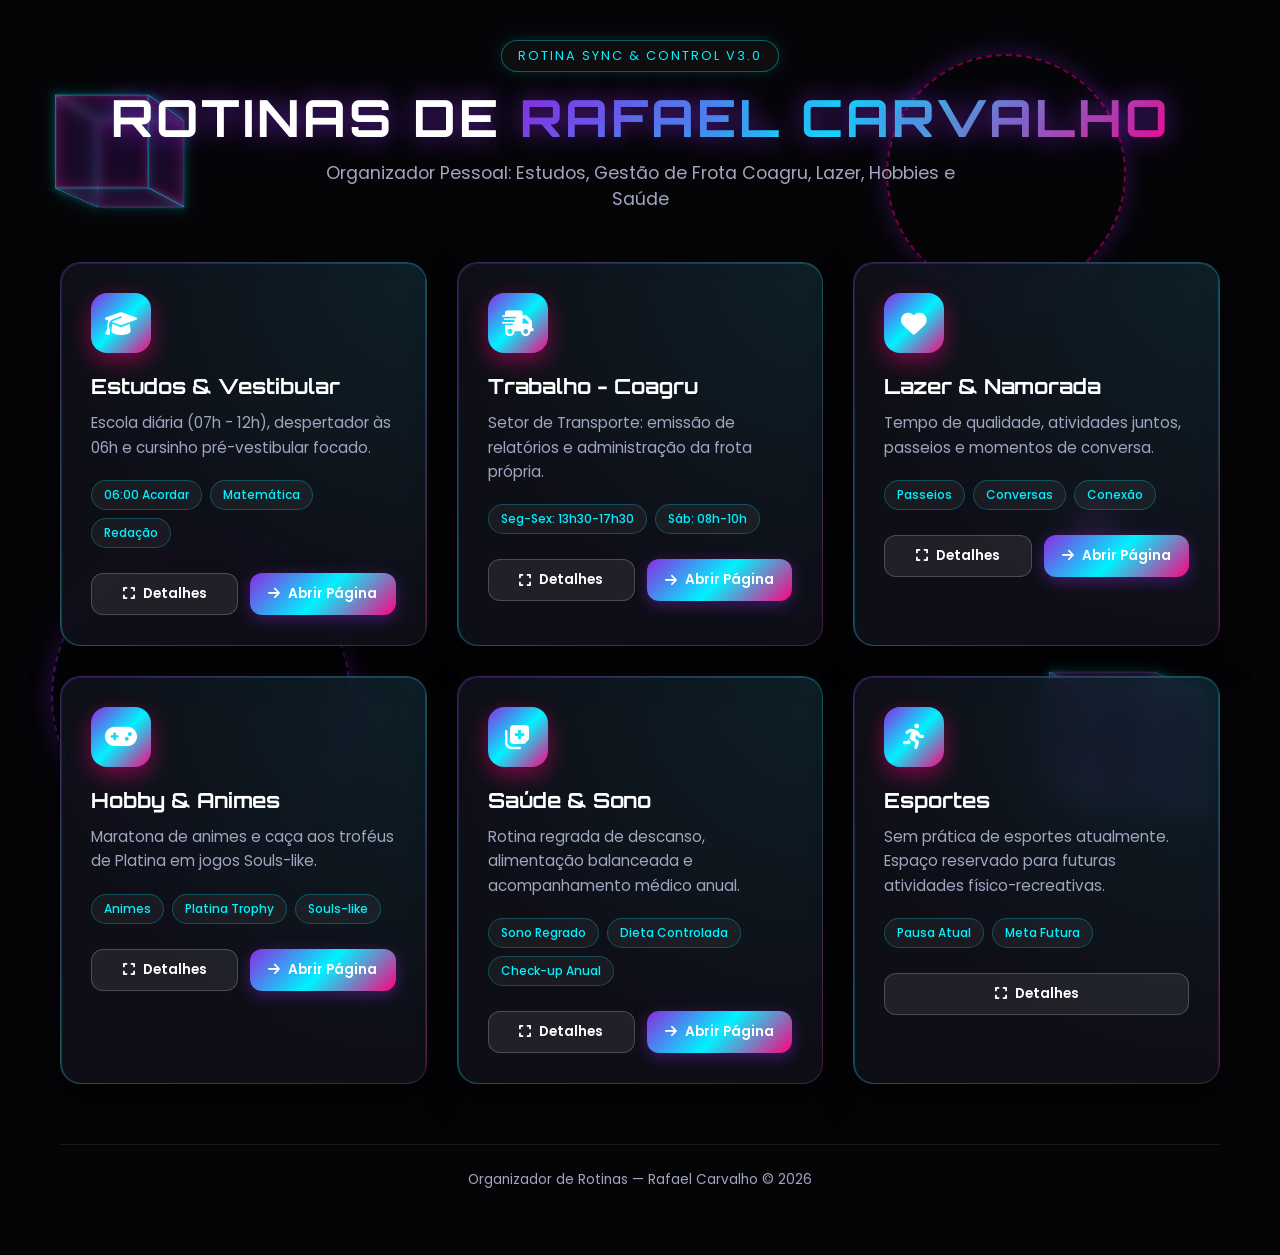
<file: index.html>
<!DOCTYPE html>
<html lang="pt-BR">
<head>
    <meta charset="UTF-8">
    <meta name="viewport" content="width=device-width, initial-scale=1.0">
    <title>Organizador de Rotinas do Rafael Carvalho</title>
    <link rel="stylesheet" href="style.css">
    <!-- Font Awesome Icons -->
    <link rel="stylesheet" href="https://cdnjs.cloudflare.com/ajax/libs/font-awesome/6.4.0/css/all.min.css">
    <!-- Google Fonts -->
    <link href="https://fonts.googleapis.com/css2?family=Orbitron:wght@500;700;900&family=Poppins:wght@300;400;600;700&display=swap" rel="stylesheet">
</head>
<body>

    <!-- CENÁRIO 3D DE FUNDO COM OBJETOS FLUTUANTES -->
    <div class="bg-3d-scene">
        <!-- Cubo 3D 1 -->
        <div class="cube-container pos-1">
            <div class="cube">
                <div class="face front"></div>
                <div class="face back"></div>
                <div class="face right"></div>
                <div class="face left"></div>
                <div class="face top"></div>
                <div class="face bottom"></div>
            </div>
        </div>

        <!-- Cubo 3D 2 -->
        <div class="cube-container pos-2">
            <div class="cube slow">
                <div class="face front"></div>
                <div class="face back"></div>
                <div class="face right"></div>
                <div class="face left"></div>
                <div class="face top"></div>
                <div class="face bottom"></div>
            </div>
        </div>

        <!-- Anéis Tridimensionais Gira-Gira -->
        <div class="ring-3d ring-1"></div>
        <div class="ring-3d ring-2"></div>
        <div class="pyramid-3d pos-3"></div>
    </div>

    <!-- CONTEÚDO PRINCIPAL -->
    <div class="app-container">
        
        <header class="header-3d">
            <div class="badge-tag">Rotina Sync & Control v3.0</div>
            <h1>Rotinas de <span>Rafael Carvalho</span></h1>
            <p>Organizador Pessoal: Estudos, Gestão de Frota Coagru, Lazer, Hobbies e Saúde</p>
        </header>

        <!-- GRID DE CARDS DAS ROTINAS -->
        <main class="cards-grid">

            <!-- CARD ESTUDO -->
            <article class="card-3d" data-modal="modal-estudo">
                <div class="card-glow"></div>
                <div class="card-icon"><i class="fa-solid fa-graduation-cap"></i></div>
                <h3>Estudos & Vestibular</h3>
                <p class="card-desc">Escola diária (07h - 12h), despertador às 06h e cursinho pré-vestibular focado.</p>
                <div class="card-tags">
                    <span class="tag">06:00 Acordar</span>
                    <span class="tag">Matemática</span>
                    <span class="tag">Redação</span>
                </div>
                <div class="card-actions">
                    <button class="btn-modal" onclick="openModal('modal-estudo')"><i class="fa-solid fa-expand"></i> Detalhes</button>
                    <a href="estudo.html" class="btn-page"><i class="fa-solid fa-arrow-right"></i> Abrir Página</a>
                </div>
            </article>

            <!-- CARD TRABALHO -->
            <article class="card-3d" data-modal="modal-trabalho">
                <div class="card-glow"></div>
                <div class="card-icon"><i class="fa-solid fa-truck-fast"></i></div>
                <h3>Trabalho - Coagru</h3>
                <p class="card-desc">Setor de Transporte: emissão de relatórios e administração da frota própria.</p>
                <div class="card-tags">
                    <span class="tag">Seg-Sex: 13h30-17h30</span>
                    <span class="tag">Sáb: 08h-10h</span>
                </div>
                <div class="card-actions">
                    <button class="btn-modal" onclick="openModal('modal-trabalho')"><i class="fa-solid fa-expand"></i> Detalhes</button>
                    <a href="trabalho.html" class="btn-page"><i class="fa-solid fa-arrow-right"></i> Abrir Página</a>
                </div>
            </article>

            <!-- CARD LAZER -->
            <article class="card-3d" data-modal="modal-lazer">
                <div class="card-glow"></div>
                <div class="card-icon"><i class="fa-solid fa-heart"></i></div>
                <h3>Lazer & Namorada</h3>
                <p class="card-desc">Tempo de qualidade, atividades juntos, passeios e momentos de conversa.</p>
                <div class="card-tags">
                    <span class="tag">Passeios</span>
                    <span class="tag">Conversas</span>
                    <span class="tag">Conexão</span>
                </div>
                <div class="card-actions">
                    <button class="btn-modal" onclick="openModal('modal-lazer')"><i class="fa-solid fa-expand"></i> Detalhes</button>
                    <a href="lazer.html" class="btn-page"><i class="fa-solid fa-arrow-right"></i> Abrir Página</a>
                </div>
            </article>

            <!-- CARD HOBBY -->
            <article class="card-3d" data-modal="modal-hobby">
                <div class="card-glow"></div>
                <div class="card-icon"><i class="fa-solid fa-gamepad"></i></div>
                <h3>Hobby & Animes</h3>
                <p class="card-desc">Maratona de animes e caça aos troféus de Platina em jogos Souls-like.</p>
                <div class="card-tags">
                    <span class="tag">Animes</span>
                    <span class="tag">Platina Trophy</span>
                    <span class="tag">Souls-like</span>
                </div>
                <div class="card-actions">
                    <button class="btn-modal" onclick="openModal('modal-hobby')"><i class="fa-solid fa-expand"></i> Detalhes</button>
                    <a href="hobby.html" class="btn-page"><i class="fa-solid fa-arrow-right"></i> Abrir Página</a>
                </div>
            </article>

            <!-- CARD SAÚDE -->
            <article class="card-3d" data-modal="modal-saude">
                <div class="card-glow"></div>
                <div class="card-icon"><i class="fa-solid fa-notes-medical"></i></div>
                <h3>Saúde & Sono</h3>
                <p class="card-desc">Rotina regrada de descanso, alimentação balanceada e acompanhamento médico anual.</p>
                <div class="card-tags">
                    <span class="tag">Sono Regrado</span>
                    <span class="tag">Dieta Controlada</span>
                    <span class="tag">Check-up Anual</span>
                </div>
                <div class="card-actions">
                    <button class="btn-modal" onclick="openModal('modal-saude')"><i class="fa-solid fa-expand"></i> Detalhes</button>
                    <a href="saude.html" class="btn-page"><i class="fa-solid fa-arrow-right"></i> Abrir Página</a>
                </div>
            </article>

            <!-- CARD ESPORTES -->
            <article class="card-3d" data-modal="modal-esportes">
                <div class="card-glow"></div>
                <div class="card-icon"><i class="fa-solid fa-person-running"></i></div>
                <h3>Esportes</h3>
                <p class="card-desc">Sem prática de esportes atualmente. Espaço reservado para futuras atividades físico-recreativas.</p>
                <div class="card-tags">
                    <span class="tag">Pausa Atual</span>
                    <span class="tag">Meta Futura</span>
                </div>
                <div class="card-actions">
                    <button class="btn-modal" onclick="openModal('modal-esportes')"><i class="fa-solid fa-expand"></i> Detalhes</button>
                </div>
            </article>

        </main>

        <footer class="footer-3d">
            <p>Organizador de Rotinas — Rafael Carvalho &copy; 2026</p>
        </footer>
    </div>

    <!-- MODAIS DE INFORMAÇÕES DETALHADAS -->
    <div class="modal-overlay" id="modalOverlay" onclick="closeModalOnOverlay(event)">
        <div class="modal-card" id="modalCard">
            <button class="close-btn" onclick="closeModal()"><i class="fa-solid fa-xmark"></i></button>
            <div class="modal-body" id="modalBody">
                <!-- Conteúdo Injetado via JS -->
            </div>
        </div>
    </div>

    <!-- JAVASCRIPT EMBUTIDO -->
    <script>
        const modalData = {
            'modal-estudo': {
                title: '📚 Rotina de Estudos & Vestibular',
                subtitle: 'Preparação Contínua & Foco Escolar',
                details: `
                    <ul>
                        <li><strong>Despertador:</strong> 06:00 diariamente para organização e café da manhã.</li>
                        <li><strong>Escola Regular:</strong> Segunda a Sexta-feira, das 07:00 às 12:00.</li>
                        <li><strong>Cursinho Pré-Vestibular:</strong>
                            <ul>
                                <li><strong>Terça-feira:</strong> Foco intensivo em Matemática.</li>
                                <li><strong>Quinta-feira:</strong> Português, Literatura e Redação.</li>
                            </ul>
                        </li>
                    </ul>
                `,
                link: 'estudo.html'
            },
            'modal-trabalho': {
                title: '💼 Gestão de Transporte - Coagru',
                subtitle: 'Administração de Frota & Relatórios Gerenciais',
                details: `
                    <ul>
                        <li><strong>Empresa:</strong> Cooperativa Agroindustrial Coagru.</li>
                        <li><strong>Setor:</strong> Transporte & Logística.</li>
                        <li><strong>Funções:</strong> Confecção de relatórios operacionais e administração técnica da frota própria.</li>
                        <li><strong>Horários:</strong>
                            <ul>
                                <li><strong>Segunda a Sexta:</strong> 13:30 às 17:30</li>
                                <li><strong>Sábado:</strong> 08:00 às 10:00</li>
                            </ul>
                        </li>
                    </ul>
                `,
                link: 'trabalho.html'
            },
            'modal-lazer': {
                title: '❤️ Tempo de Lazer & Convivência',
                subtitle: 'Relacionamento & Desconexão',
                details: `
                    <ul>
                        <li><strong>Prioridade de Lazer:</strong> Dedicar tempo de qualidade com a namorada.</li>
                        <li><strong>Atividades Frequentes:</strong>
                            <ul>
                                <li>Passeios e encontros no final de semana ou após o expediente.</li>
                                <li>Conversas, planejamento conjunto e momentos relaxantes.</li>
                                <li>Atividades dinâmicas a dois para desacelerar da rotina de estudo e trabalho.</li>
                            </ul>
                        </li>
                    </ul>
                `,
                link: 'lazer.html'
            },
            'modal-hobby': {
                title: '🎮 Gaming Souls-like & Animes',
                subtitle: 'Paixão por Desafios & Cultura Pop Japonesa',
                details: `
                    <ul>
                        <li><strong>Assistir Animes:</strong> Acompanhamento de temporadas, shonens, isekais e grandes obras da animação japonesa.</li>
                        <li><strong>Gaming & Platinas:</strong> Foco em zerar 100% e conquistar a **Platina** em jogos da categoria *Souls-like* (ex: Elden Ring, Dark Souls, Sekiro, Bloodborne).</li>
                    </ul>
                `,
                link: 'hobby.html'
            },
            'modal-saude': {
                title: '🧘 Manutenção da Saúde & Sono',
                subtitle: 'Equilíbrio Físico & Mental',
                details: `
                    <ul>
                        <li><strong>Rotina do Sono:</strong> Horários regulares para dormir e acordar religiosamente às 06:00.</li>
                        <li><strong>Alimentação:</strong> Controle de refeições sem exageros para manter a energia no pico durante os horários de estudo e trabalho.</li>
                        <li><strong>Manutenção Médica:</strong> Consultas e exames preventivos realizados anualmente.</li>
                    </ul>
                `,
                link: 'saude.html'
            },
            'modal-esportes': {
                title: '🏃 Esportes & Exercícios',
                subtitle: 'Status Atual da Prática Esportiva',
                details: `
                    <ul>
                        <li><strong>Status Atual:</strong> Não pratica esportes no momento devido à carga intensa de escola, cursinho e trabalho na cooperativa.</li>
                        <li><strong>Recomendação Futura:</strong> Incluir caminhadas leves ou treinos curtos quando houver reorganização de grade horária.</li>
                    </ul>
                `,
                link: null
            }
        };

        function openModal(id) {
            const data = modalData[id];
            if (!data) return;

            const modalBody = document.getElementById('modalBody');
            let linkButtonHTML = data.link 
                ? `<a href="${data.link}" class="btn-modal-action"><i class="fa-solid fa-arrow-right-to-bracket"></i> Acessar Página Dedicada</a>` 
                : '';

            modalBody.innerHTML = `
                <h2>${data.title}</h2>
                <p class="modal-subtitle">${data.subtitle}</p>
                <div class="modal-details-content">${data.details}</div>
                ${linkButtonHTML}
            `;

            document.getElementById('modalOverlay').classList.add('active');
        }

        function closeModal() {
            document.getElementById('modalOverlay').classList.remove('active');
        }

        function closeModalOnOverlay(event) {
            if (event.target.id === 'modalOverlay') {
                closeModal();
            }
        }

        // Efeito Parallax 3D
        document.querySelectorAll('.card-3d').forEach(card => {
            card.addEventListener('mousemove', (e) => {
                const rect = card.getBoundingClientRect();
                const x = e.clientX - rect.left;
                const y = e.clientY - rect.top;
                const centerX = rect.width / 2;
                const centerY = rect.height / 2;

                const rotateX = ((y - centerY) / centerY) * -12;
                const rotateY = ((x - centerX) / centerX) * 12;

                card.style.transform = `perspective(1000px) rotateX(${rotateX}deg) rotateY(${rotateY}deg) translateZ(15px)`;
            });

            card.addEventListener('mouseleave', () => {
                card.style.transform = `perspective(1000px) rotateX(0deg) rotateY(0deg) translateZ(0px)`;
            });
        });
    </script>
</body>
</html>
</file>
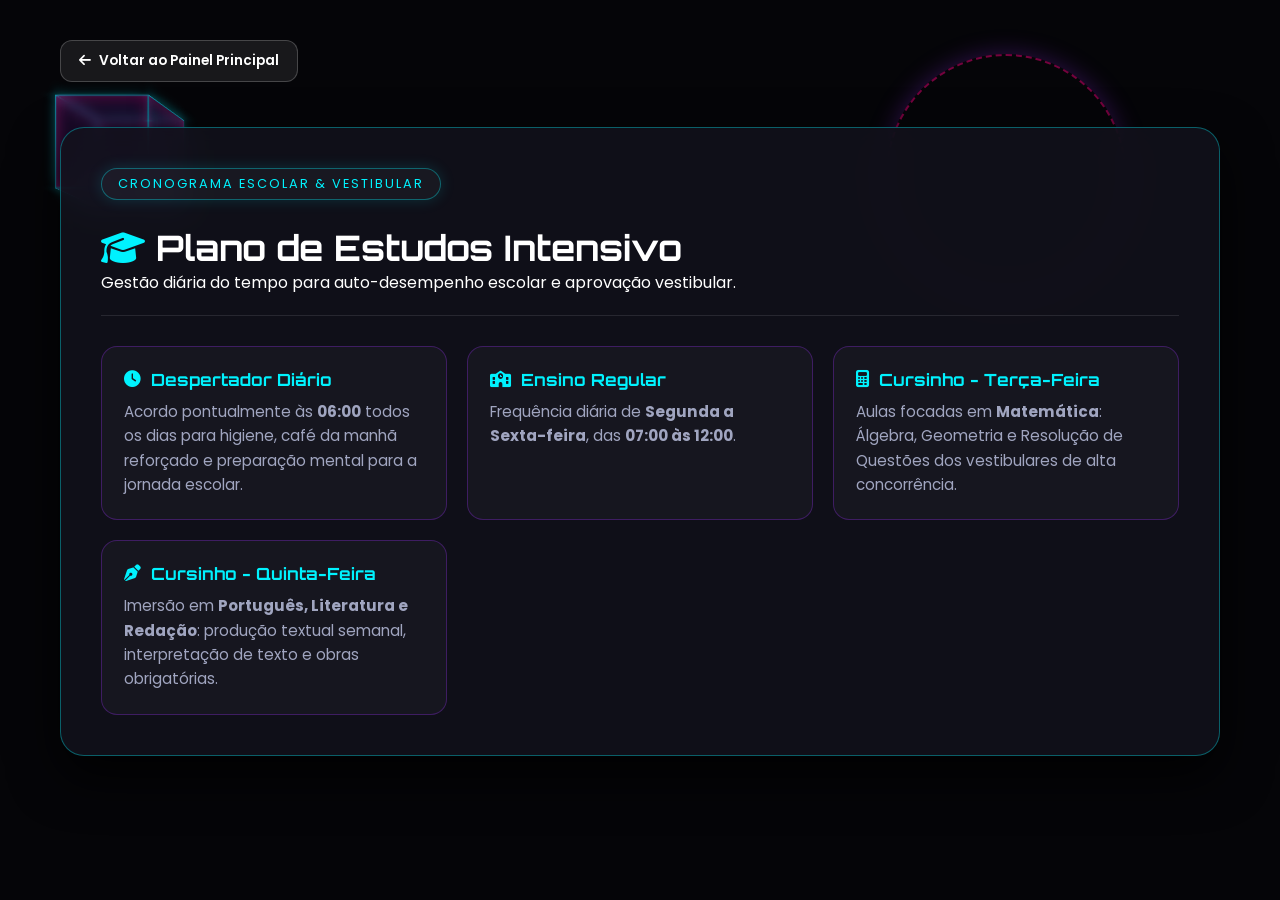
<file: estudo.html>
<!DOCTYPE html>
<html lang="pt-BR">
<head>
    <meta charset="UTF-8">
    <meta name="viewport" content="width=device-width, initial-scale=1.0">
    <title>Estudos & Vestibular | CHRONOS 3D</title>
    <link rel="stylesheet" href="style.css">
    <link rel="stylesheet" href="https://cdnjs.cloudflare.com/ajax/libs/font-awesome/6.4.0/css/all.min.css">
    <link href="https://fonts.googleapis.com/css2?family=Orbitron:wght@500;700&family=Poppins:wght@300;400;600&display=swap" rel="stylesheet">
</head>
<body>
    <div class="bg-3d-scene">
        <div class="cube-container pos-1"><div class="cube"><div class="face front"></div><div class="face back"></div><div class="face right"></div><div class="face left"></div><div class="face top"></div><div class="face bottom"></div></div></div>
        <div class="ring-3d ring-1"></div>
    </div>

    <div class="app-container">
        <a href="index.html" class="btn-back"><i class="fa-solid fa-arrow-left"></i> Voltar ao Painel Principal</a>
        
        <main class="secondary-page">
            <div class="detail-header">
                <div class="badge-tag">Cronograma Escolar & Vestibular</div>
                <h2><i class="fa-solid fa-graduation-cap" style="color: var(--color-cyan);"></i> Plano de Estudos Intensivo</h2>
                <p>Gestão diária do tempo para auto-desempenho escolar e aprovação vestibular.</p>
            </div>

            <div class="detail-grid">
                <div class="detail-box">
                    <h4><i class="fa-solid fa-clock"></i> Despertador Diário</h4>
                    <p>Acordo pontualmente às <strong>06:00</strong> todos os dias para higiene, café da manhã reforçado e preparação mental para a jornada escolar.</p>
                </div>
                <div class="detail-box">
                    <h4><i class="fa-solid fa-school"></i> Ensino Regular</h4>
                    <p>Frequência diária de <strong>Segunda a Sexta-feira</strong>, das <strong>07:00 às 12:00</strong>.</p>
                </div>
                <div class="detail-box">
                    <h4><i class="fa-solid fa-calculator"></i> Cursinho - Terça-Feira</h4>
                    <p>Aulas focadas em <strong>Matemática</strong>: Álgebra, Geometria e Resolução de Questões dos vestibulares de alta concorrência.</p>
                </div>
                <div class="detail-box">
                    <h4><i class="fa-solid fa-pen-nib"></i> Cursinho - Quinta-Feira</h4>
                    <p>Imersão em <strong>Português, Literatura e Redação</strong>: produção textual semanal, interpretação de texto e obras obrigatórias.</p>
                </div>
            </div>
        </main>
    </div>
</body>
</html>
</file>
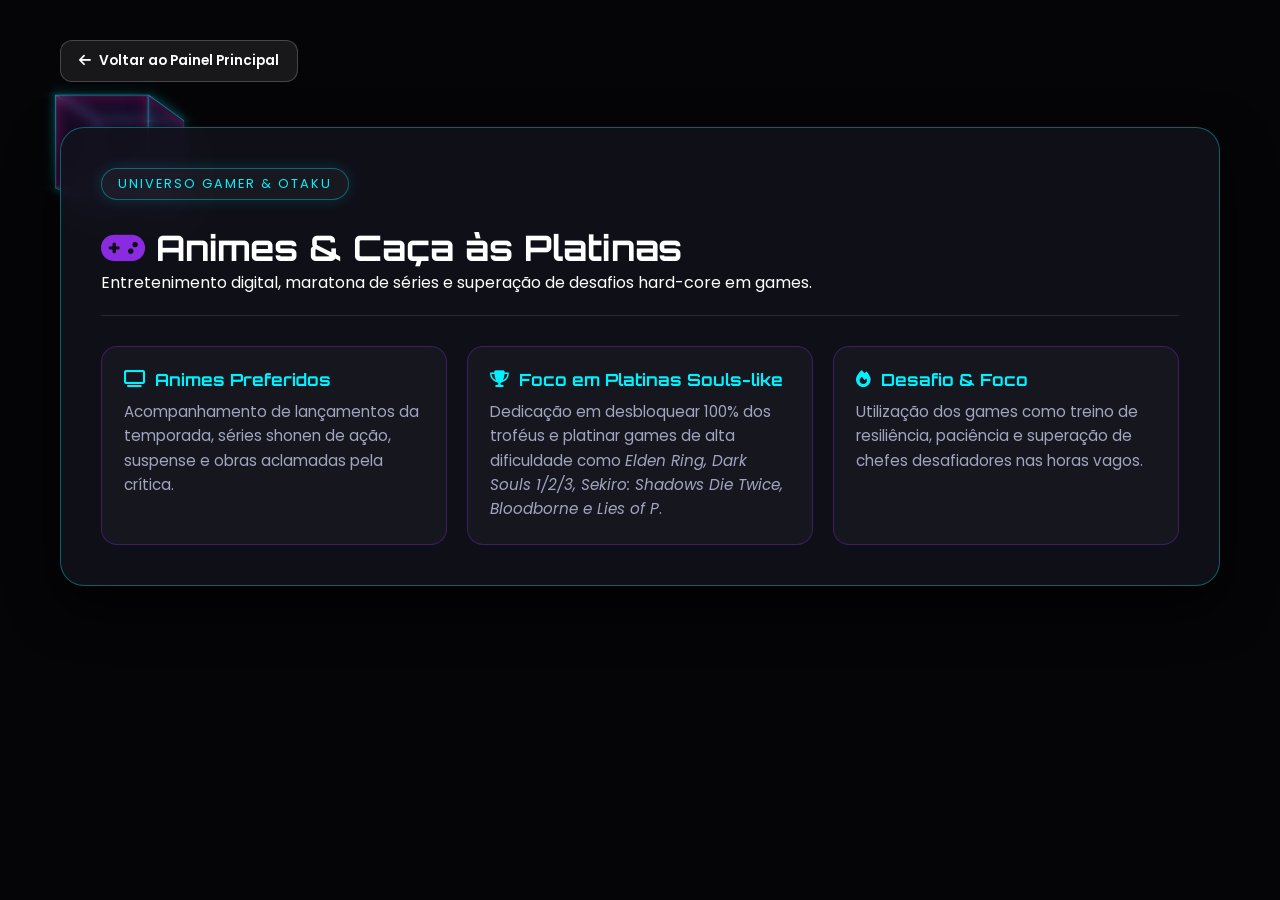
<file: hobby.html>
<!DOCTYPE html>
<html lang="pt-BR">
<head>
    <meta charset="UTF-8">
    <meta name="viewport" content="width=device-width, initial-scale=1.0">
    <title>Hobbies & Gaming | CHRONOS 3D</title>
    <link rel="stylesheet" href="style.css">
    <link rel="stylesheet" href="https://cdnjs.cloudflare.com/ajax/libs/font-awesome/6.4.0/css/all.min.css">
    <link href="https://fonts.googleapis.com/css2?family=Orbitron:wght@500;700&family=Poppins:wght@300;400;600&display=swap" rel="stylesheet">
</head>
<body>
    <div class="bg-3d-scene">
        <div class="cube-container pos-1"><div class="cube"><div class="face front"></div><div class="face back"></div><div class="face right"></div><div class="face left"></div><div class="face top"></div><div class="face bottom"></div></div></div>
    </div>

    <div class="app-container">
        <a href="index.html" class="btn-back"><i class="fa-solid fa-arrow-left"></i> Voltar ao Painel Principal</a>
        
        <main class="secondary-page">
            <div class="detail-header">
                <div class="badge-tag">Universo Gamer & Otaku</div>
                <h2><i class="fa-solid fa-gamepad" style="color: var(--color-purple);"></i> Animes & Caça às Platinas</h2>
                <p>Entretenimento digital, maratona de séries e superação de desafios hard-core em games.</p>
            </div>

            <div class="detail-grid">
                <div class="detail-box">
                    <h4><i class="fa-solid fa-tv"></i> Animes Preferidos</h4>
                    <p>Acompanhamento de lançamentos da temporada, séries shonen de ação, suspense e obras aclamadas pela crítica.</p>
                </div>
                <div class="detail-box">
                    <h4><i class="fa-solid fa-trophy"></i> Foco em Platinas Souls-like</h4>
                    <p>Dedicação em desbloquear 100% dos troféus e platinar games de alta dificuldade como <em>Elden Ring, Dark Souls 1/2/3, Sekiro: Shadows Die Twice, Bloodborne e Lies of P</em>.</p>
                </div>
                <div class="detail-box">
                    <h4><i class="fa-solid fa-fire"></i> Desafio & Foco</h4>
                    <p>Utilização dos games como treino de resiliência, paciência e superação de chefes desafiadores nas horas vagos.</p>
                </div>
            </div>
        </main>
    </div>
</body>
</html>
</file>
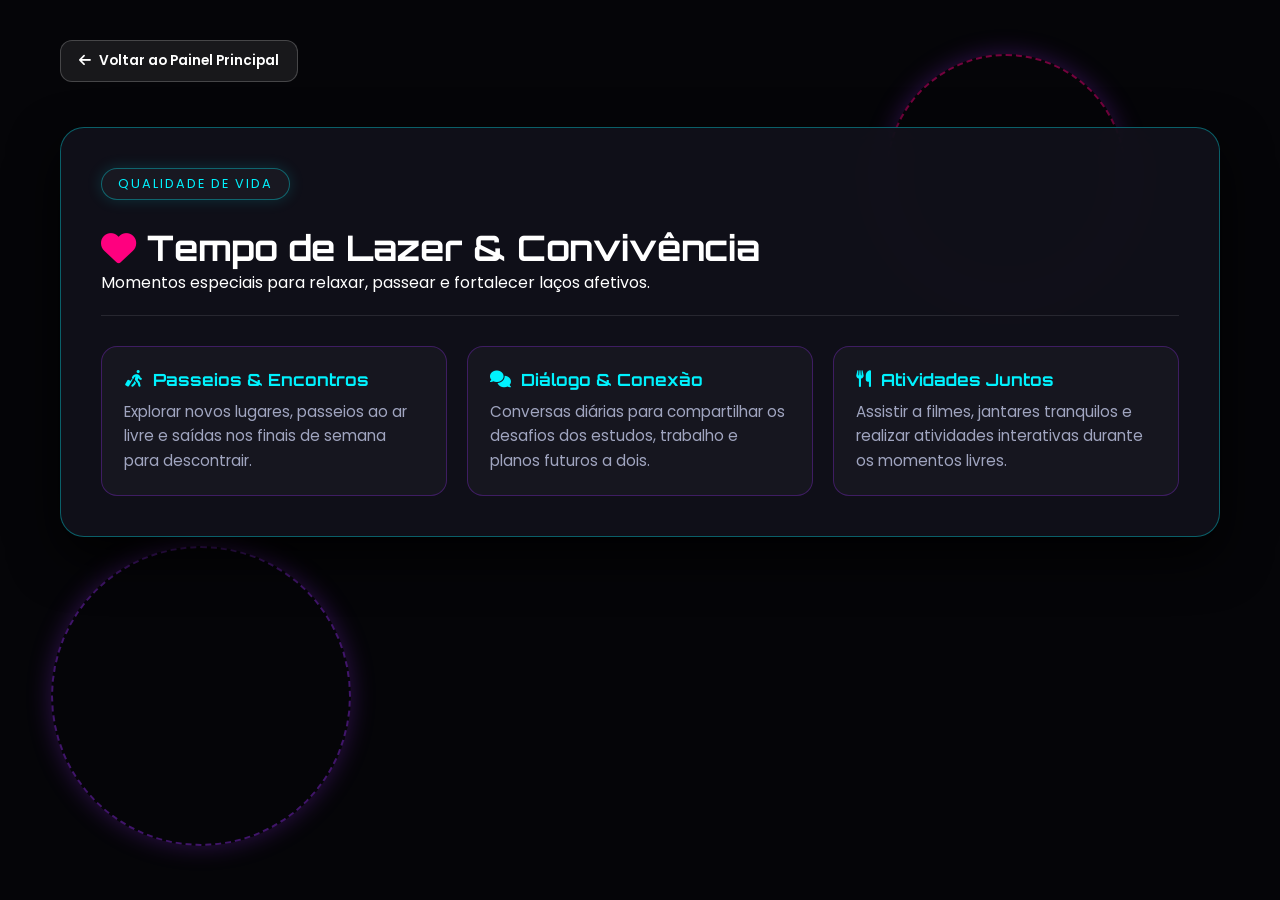
<file: lazer.html>
<!DOCTYPE html>
<html lang="pt-BR">
<head>
    <meta charset="UTF-8">
    <meta name="viewport" content="width=device-width, initial-scale=1.0">
    <title>Lazer & Namorada | CHRONOS 3D</title>
    <link rel="stylesheet" href="style.css">
    <link rel="stylesheet" href="https://cdnjs.cloudflare.com/ajax/libs/font-awesome/6.4.0/css/all.min.css">
    <link href="https://fonts.googleapis.com/css2?family=Orbitron:wght@500;700&family=Poppins:wght@300;400;600&display=swap" rel="stylesheet">
</head>
<body>
    <div class="bg-3d-scene">
        <div class="ring-3d ring-1"></div>
        <div class="ring-3d ring-2"></div>
    </div>

    <div class="app-container">
        <a href="index.html" class="btn-back"><i class="fa-solid fa-arrow-left"></i> Voltar ao Painel Principal</a>
        
        <main class="secondary-page">
            <div class="detail-header">
                <div class="badge-tag">Qualidade de Vida</div>
                <h2><i class="fa-solid fa-heart" style="color: var(--color-magenta);"></i> Tempo de Lazer & Convivência</h2>
                <p>Momentos especiais para relaxar, passear e fortalecer laços afetivos.</p>
            </div>

            <div class="detail-grid">
                <div class="detail-box">
                    <h4><i class="fa-solid fa-person-walking-luggage"></i> Passeios & Encontros</h4>
                    <p>Explorar novos lugares, passeios ao ar livre e saídas nos finais de semana para descontrair.</p>
                </div>
                <div class="detail-box">
                    <h4><i class="fa-solid fa-comments"></i> Diálogo & Conexão</h4>
                    <p>Conversas diárias para compartilhar os desafios dos estudos, trabalho e planos futuros a dois.</p>
                </div>
                <div class="detail-box">
                    <h4><i class="fa-solid fa-utensils"></i> Atividades Juntos</h4>
                    <p>Assistir a filmes, jantares tranquilos e realizar atividades interativas durante os momentos livres.</p>
                </div>
            </div>
        </main>
    </div>
</body>
</html>
</file>
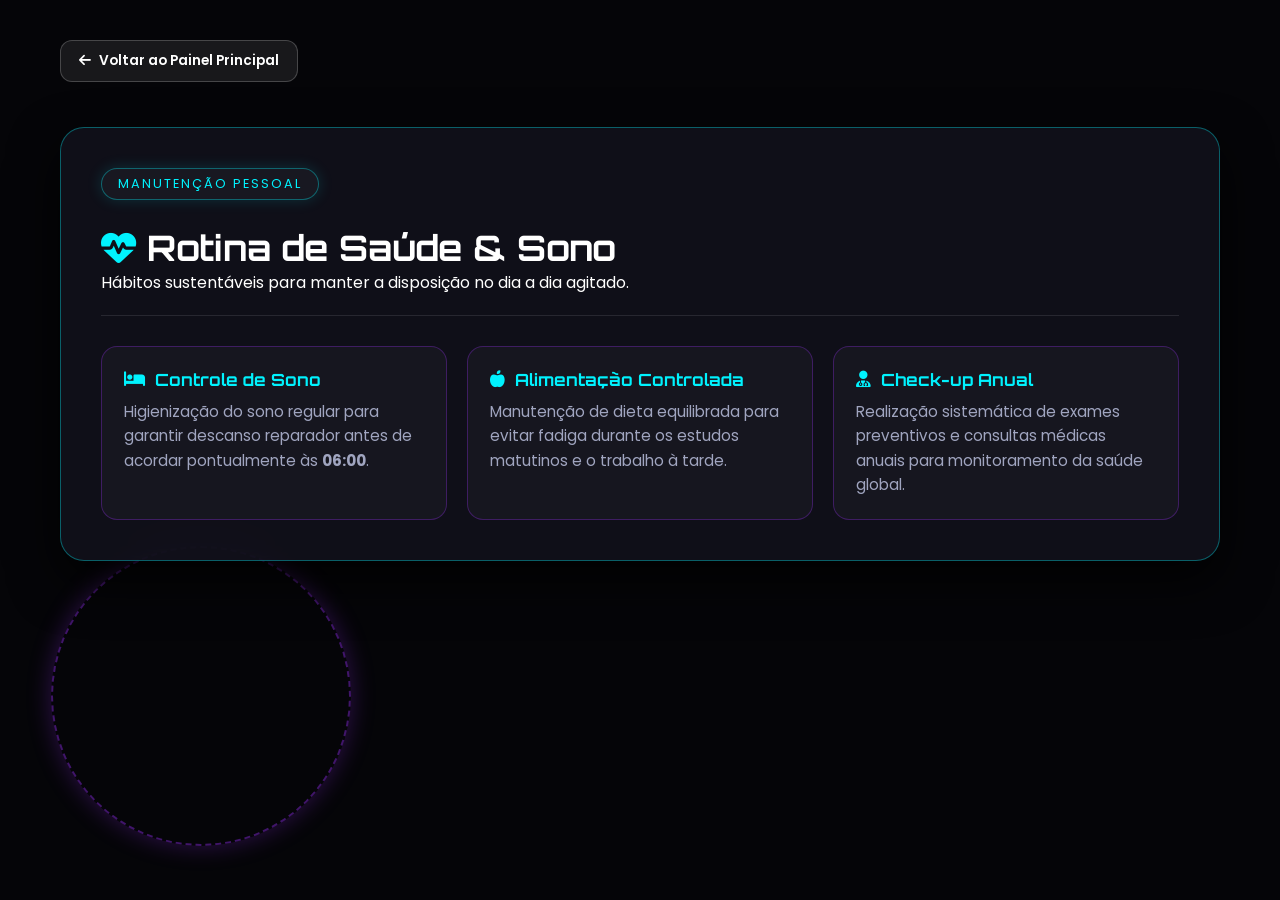
<file: saude.html>
<!DOCTYPE html>
<html lang="pt-BR">
<head>
    <meta charset="UTF-8">
    <meta name="viewport" content="width=device-width, initial-scale=1.0">
    <title>Saúde & Sono | CHRONOS 3D</title>
    <link rel="stylesheet" href="style.css">
    <link rel="stylesheet" href="https://cdnjs.cloudflare.com/ajax/libs/font-awesome/6.4.0/css/all.min.css">
    <link href="https://fonts.googleapis.com/css2?family=Orbitron:wght@500;700&family=Poppins:wght@300;400;600&display=swap" rel="stylesheet">
</head>
<body>
    <div class="bg-3d-scene">
        <div class="ring-3d ring-2"></div>
    </div>

    <div class="app-container">
        <a href="index.html" class="btn-back"><i class="fa-solid fa-arrow-left"></i> Voltar ao Painel Principal</a>
        
        <main class="secondary-page">
            <div class="detail-header">
                <div class="badge-tag">Manutenção Pessoal</div>
                <h2><i class="fa-solid fa-heart-pulse" style="color: var(--color-cyan);"></i> Rotina de Saúde & Sono</h2>
                <p>Hábitos sustentáveis para manter a disposição no dia a dia agitado.</p>
            </div>

            <div class="detail-grid">
                <div class="detail-box">
                    <h4><i class="fa-solid fa-bed"></i> Controle de Sono</h4>
                    <p>Higienização do sono regular para garantir descanso reparador antes de acordar pontualmente às <strong>06:00</strong>.</p>
                </div>
                <div class="detail-box">
                    <h4><i class="fa-solid fa-apple-whole"></i> Alimentação Controlada</h4>
                    <p>Manutenção de dieta equilibrada para evitar fadiga durante os estudos matutinos e o trabalho à tarde.</p>
                </div>
                <div class="detail-box">
                    <h4><i class="fa-solid fa-user-doctor"></i> Check-up Anual</h4>
                    <p>Realização sistemática de exames preventivos e consultas médicas anuais para monitoramento da saúde global.</p>
                </div>
            </div>
        </main>
    </div>
</body>
</html>
</file>
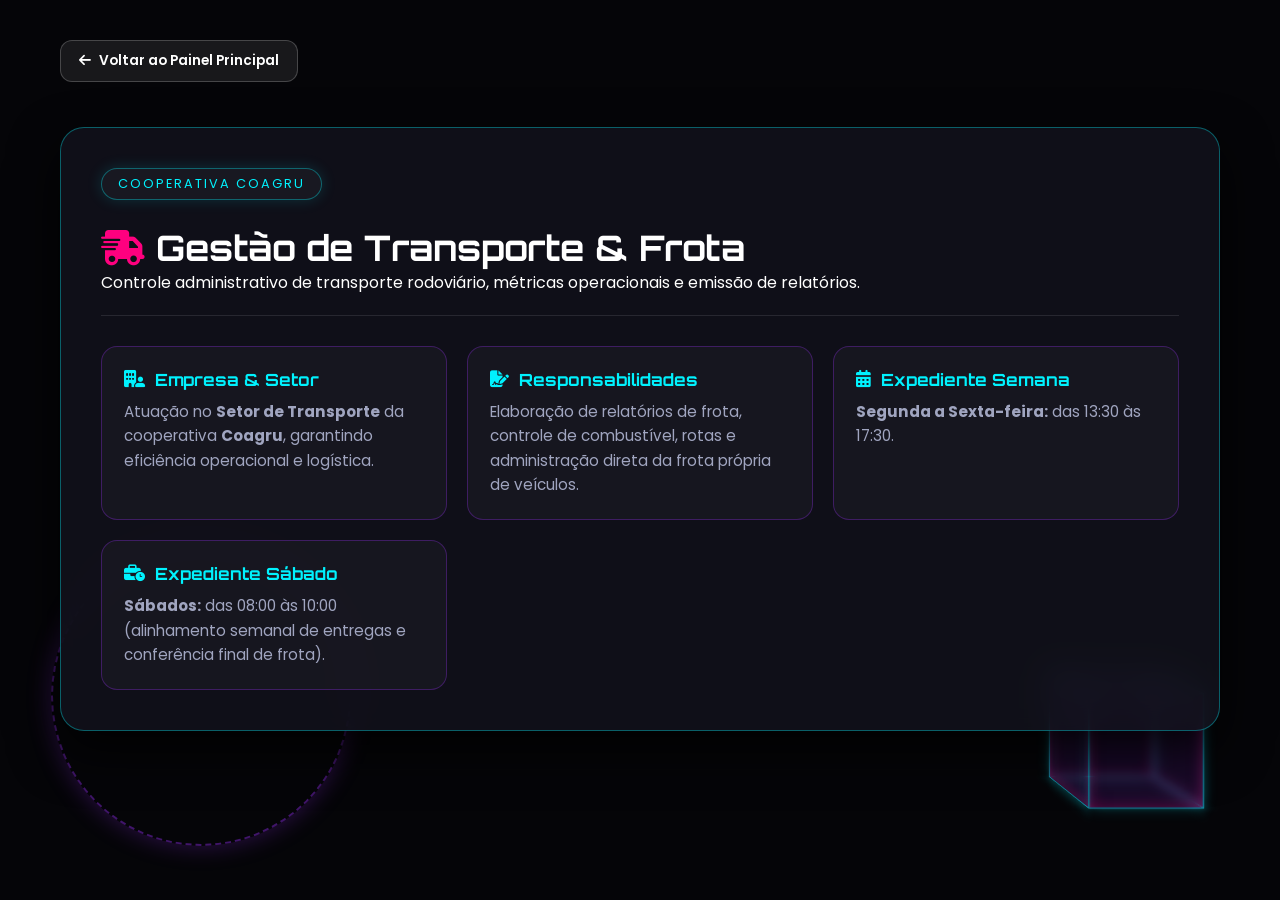
<file: trabalho.html>
<!DOCTYPE html>
<html lang="pt-BR">
<head>
    <meta charset="UTF-8">
    <meta name="viewport" content="width=device-width, initial-scale=1.0">
    <title>Trabalho - Coagru | CHRONOS 3D</title>
    <link rel="stylesheet" href="style.css">
    <link rel="stylesheet" href="https://cdnjs.cloudflare.com/ajax/libs/font-awesome/6.4.0/css/all.min.css">
    <link href="https://fonts.googleapis.com/css2?family=Orbitron:wght@500;700&family=Poppins:wght@300;400;600&display=swap" rel="stylesheet">
</head>
<body>
    <div class="bg-3d-scene">
        <div class="cube-container pos-2"><div class="cube slow"><div class="face front"></div><div class="face back"></div><div class="face right"></div><div class="face left"></div><div class="face top"></div><div class="face bottom"></div></div></div>
        <div class="ring-3d ring-2"></div>
    </div>

    <div class="app-container">
        <a href="index.html" class="btn-back"><i class="fa-solid fa-arrow-left"></i> Voltar ao Painel Principal</a>
        
        <main class="secondary-page">
            <div class="detail-header">
                <div class="badge-tag">Cooperativa Coagru</div>
                <h2><i class="fa-solid fa-truck-fast" style="color: var(--color-magenta);"></i> Gestão de Transporte & Frota</h2>
                <p>Controle administrativo de transporte rodoviário, métricas operacionais e emissão de relatórios.</p>
            </div>

            <div class="detail-grid">
                <div class="detail-box">
                    <h4><i class="fa-solid fa-building-user"></i> Empresa & Setor</h4>
                    <p>Atuação no <strong>Setor de Transporte</strong> da cooperativa <strong>Coagru</strong>, garantindo eficiência operacional e logística.</p>
                </div>
                <div class="detail-box">
                    <h4><i class="fa-solid fa-file-signature"></i> Responsabilidades</h4>
                    <p>Elaboração de relatórios de frota, controle de combustível, rotas e administração direta da frota própria de veículos.</p>
                </div>
                <div class="detail-box">
                    <h4><i class="fa-solid fa-calendar-days"></i> Expediente Semana</h4>
                    <p><strong>Segunda a Sexta-feira:</strong> das 13:30 às 17:30.</p>
                </div>
                <div class="detail-box">
                    <h4><i class="fa-solid fa-business-time"></i> Expediente Sábado</h4>
                    <p><strong>Sábados:</strong> das 08:00 às 10:00 (alinhamento semanal de entregas e conferência final de frota).</p>
                </div>
            </div>
        </main>
    </div>
</body>
</html>
</file>
<file: style.css>
/* ==========================================================
   STYLE.CSS - ORGANIZADOR DE ROTINAS 3D (CORRIGIDO E OTIMIZADO)
   Cores: Roxo Elétrico (#8A2BE2), Azul Ciano (#00F2FE), Rosa Magenta (#FF007F)
   Fundo: Preto (#050508)
   ========================================================== */

/* 1. RESET E VARIÁVEIS GERAIS */
:root {
    --bg-black: #050508;
    --bg-card: rgba(18, 18, 28, 0.75);
    --color-purple: #8A2BE2;
    --color-cyan: #00F2FE;
    --color-magenta: #FF007F;
    --text-main: #FFFFFF;
    --text-muted: #A0A5C0;
    --gradient-3color: linear-gradient(135deg, #8A2BE2 0%, #00F2FE 50%, #FF007F 100%);
    --gradient-border: linear-gradient(135deg, rgba(138, 43, 226, 0.7), rgba(0, 242, 254, 0.7), rgba(255, 0, 127, 0.7));
    --font-heading: 'Orbitron', sans-serif;
    --font-body: 'Poppins', sans-serif;
}

*, *::before, *::after {
    margin: 0;
    padding: 0;
    box-sizing: border-box;
}

html {
    scroll-behavior: smooth;
    overflow-x: hidden;
}

body {
    background-color: var(--bg-black);
    color: var(--text-main);
    font-family: var(--font-body);
    min-height: 100vh;
    width: 100%;
    overflow-x: hidden;
    position: relative;
}

/* 2. CENÁRIO DE OBJETOS 3D AO FUNDO */
.bg-3d-scene {
    position: fixed;
    top: 0;
    left: 0;
    width: 100%;
    height: 100%;
    pointer-events: none;
    z-index: 0;
    perspective: 1200px;
    overflow: hidden;
}

/* Cubos Tridimensionais */
.cube-container {
    position: absolute;
    transform-style: preserve-3d;
}

.pos-1 { top: 12%; left: 6%; }
.pos-2 { bottom: 12%; right: 8%; }
.pos-3 { top: 55%; left: 82%; }

.cube {
    width: 90px;
    height: 90px;
    position: relative;
    transform-style: preserve-3d;
    animation: rotate3dCube 20s infinite linear;
}

.cube.slow {
    width: 110px;
    height: 110px;
    animation: rotate3dCube 28s infinite linear reverse;
}

.cube .face {
    position: absolute;
    width: 100%;
    height: 100%;
    background: rgba(138, 43, 226, 0.08);
    border: 1.5px solid rgba(0, 242, 254, 0.45);
    box-shadow: inset 0 0 15px rgba(255, 0, 127, 0.25), 0 0 15px rgba(0, 242, 254, 0.2);
    -webkit-backdrop-filter: blur(4px);
    backdrop-filter: blur(4px);
}

.cube .front  { transform: translateZ(45px); }
.cube .back   { transform: rotateY(180deg) translateZ(45px); }
.cube .right  { transform: rotateY(90deg) translateZ(45px); }
.cube .left   { transform: rotateY(-90deg) translateZ(45px); }
.cube .top    { transform: rotateX(90deg) translateZ(45px); }
.cube .bottom { transform: rotateX(-90deg) translateZ(45px); }

.cube.slow .front  { transform: translateZ(55px); }
.cube.slow .back   { transform: rotateY(180deg) translateZ(55px); }
.cube.slow .right  { transform: rotateY(90deg) translateZ(55px); }
.cube.slow .left   { transform: rotateY(-90deg) translateZ(55px); }
.cube.slow .top    { transform: rotateX(90deg) translateZ(55px); }
.cube.slow .bottom { transform: rotateX(-90deg) translateZ(55px); }

@keyframes rotate3dCube {
    0% { transform: rotateX(0deg) rotateY(0deg) rotateZ(0deg) translateY(0px); }
    50% { transform: rotateX(180deg) rotateY(180deg) rotateZ(90deg) translateY(-30px); }
    100% { transform: rotateX(360deg) rotateY(360deg) rotateZ(180deg) translateY(0px); }
}

/* Anéis Neon 3D */
.ring-3d {
    position: absolute;
    border-radius: 50%;
    border: 2px dashed rgba(0, 242, 254, 0.35);
    box-shadow: 0 0 25px rgba(138, 43, 226, 0.3);
    animation: spinRing 22s infinite linear;
}

.ring-1 {
    width: 240px;
    height: 240px;
    top: 6%;
    right: 12%;
    border-color: rgba(255, 0, 127, 0.45);
}

.ring-2 {
    width: 300px;
    height: 300px;
    bottom: 6%;
    left: 4%;
    border-color: rgba(138, 43, 226, 0.45);
    animation-duration: 32s;
}

@keyframes spinRing {
    0% { transform: rotateX(70deg) rotateZ(0deg); }
    100% { transform: rotateX(70deg) rotateZ(360deg); }
}

/* Pirâmide 3D Flutuante */
.pyramid-3d {
    width: 0;
    height: 0;
    border-left: 45px solid transparent;
    border-right: 45px solid transparent;
    border-bottom: 80px solid rgba(255, 0, 127, 0.25);
    position: relative;
    filter: drop-shadow(0 0 15px rgba(0, 242, 254, 0.5));
    animation: floatPyramid 12s ease-in-out infinite alternate;
}

.pyramid-3d::after {
    content: '';
    position: absolute;
    top: 10px;
    left: -35px;
    width: 0;
    height: 0;
    border-left: 35px solid transparent;
    border-right: 35px solid transparent;
    border-bottom: 60px solid rgba(138, 43, 226, 0.35);
}

@keyframes floatPyramid {
    0% { transform: translateY(0) rotateY(0deg); }
    100% { transform: translateY(-40px) rotateY(180deg); }
}

/* 3. ESTRUTURA PRINCIPAL & CABEÇALHO */
.app-container {
    position: relative;
    z-index: 1;
    max-width: 1200px;
    margin: 0 auto;
    padding: 40px 20px;
}

.header-3d {
    text-align: center;
    margin-bottom: 50px;
}

.badge-tag {
    display: inline-block;
    padding: 6px 16px;
    border-radius: 30px;
    background: rgba(255, 255, 255, 0.04);
    border: 1px solid rgba(0, 242, 254, 0.35);
    color: var(--color-cyan);
    font-size: 0.8rem;
    letter-spacing: 2px;
    text-transform: uppercase;
    margin-bottom: 15px;
    box-shadow: 0 0 15px rgba(0, 242, 254, 0.15);
}

.header-3d h1 {
    font-family: var(--font-heading);
    font-size: clamp(2rem, 5vw, 3.2rem);
    letter-spacing: 3px;
    color: #ffffff;
    text-transform: uppercase;
    text-shadow: 0 0 25px rgba(138, 43, 226, 0.7);
    line-height: 1.2;
}

.header-3d h1 span {
    background: var(--gradient-3color);
    -webkit-background-clip: text;
    background-clip: text;
    -webkit-text-fill-color: transparent;
}

.header-3d p {
    color: var(--text-muted);
    font-size: clamp(0.95rem, 2vw, 1.1rem);
    margin-top: 12px;
    max-width: 650px;
    margin-left: auto;
    margin-right: auto;
}

/* 4. GRID DE CARDS TRIDIMENSIONAIS */
.cards-grid {
    display: grid;
    grid-template-columns: repeat(auto-fit, minmax(310px, 1fr));
    gap: 30px;
}

.card-3d {
    background: var(--bg-card);
    border-radius: 20px;
    padding: 30px;
    position: relative;
    border: 1px solid rgba(255, 255, 255, 0.08);
    -webkit-backdrop-filter: blur(14px);
    backdrop-filter: blur(14px);
    box-shadow: 0 15px 35px rgba(0, 0, 0, 0.7);
    transform-style: preserve-3d;
    transition: box-shadow 0.3s ease, border-color 0.3s ease;
}

/* Glow Interno e Borda Neon */
.card-glow {
    position: absolute;
    inset: 0;
    border-radius: 20px;
    background: radial-gradient(circle at top right, rgba(0, 242, 254, 0.15), transparent 70%);
    pointer-events: none;
    opacity: 0.5;
    transition: opacity 0.3s ease;
}

.card-3d::before {
    content: '';
    position: absolute;
    inset: -1px;
    border-radius: 21px;
    padding: 1.5px;
    background: var(--gradient-border);
    -webkit-mask: linear-gradient(#fff 0 0) content-box, linear-gradient(#fff 0 0);
    -webkit-mask-composite: xor;
    mask-composite: exclude;
    opacity: 0.35;
    transition: opacity 0.3s ease;
    pointer-events: none;
}

.card-3d:hover {
    box-shadow: 0 20px 45px rgba(138, 43, 226, 0.4), 0 0 25px rgba(0, 242, 254, 0.3);
}

.card-3d:hover::before {
    opacity: 1;
}

.card-3d:hover .card-glow {
    opacity: 1;
}

.card-icon {
    width: 60px;
    height: 60px;
    border-radius: 16px;
    background: var(--gradient-3color);
    display: flex;
    align-items: center;
    justify-content: center;
    font-size: 1.6rem;
    color: #ffffff;
    margin-bottom: 20px;
    box-shadow: 0 8px 22px rgba(255, 0, 127, 0.45);
    transform: translateZ(25px);
}

.card-3d h3 {
    font-family: var(--font-heading);
    font-size: 1.3rem;
    margin-bottom: 12px;
    color: #ffffff;
    transform: translateZ(20px);
}

.card-desc {
    color: var(--text-muted);
    font-size: 0.95rem;
    line-height: 1.6;
    margin-bottom: 20px;
    transform: translateZ(15px);
}

.card-tags {
    display: flex;
    flex-wrap: wrap;
    gap: 8px;
    margin-bottom: 25px;
    transform: translateZ(20px);
}

.tag {
    background: rgba(255, 255, 255, 0.05);
    border: 1px solid rgba(0, 242, 254, 0.25);
    color: var(--color-cyan);
    font-size: 0.75rem;
    padding: 5px 12px;
    border-radius: 20px;
    font-weight: 500;
}

.card-actions {
    display: flex;
    gap: 12px;
    flex-wrap: wrap;
    transform: translateZ(30px);
}

.btn-modal, .btn-page, .btn-back {
    display: inline-flex;
    align-items: center;
    justify-content: center;
    gap: 8px;
    padding: 10px 18px;
    border-radius: 12px;
    font-size: 0.85rem;
    font-weight: 600;
    cursor: pointer;
    text-decoration: none;
    transition: all 0.25s ease;
    font-family: var(--font-body);
}

.btn-modal {
    background: rgba(255, 255, 255, 0.08);
    color: #ffffff;
    border: 1px solid rgba(255, 255, 255, 0.2);
    flex: 1;
}

.btn-modal:hover {
    background: rgba(255, 255, 255, 0.2);
    border-color: #ffffff;
    box-shadow: 0 0 15px rgba(255, 255, 255, 0.2);
}

.btn-page {
    background: var(--gradient-3color);
    color: #ffffff;
    border: none;
    box-shadow: 0 4px 15px rgba(138, 43, 226, 0.4);
    flex: 1;
}

.btn-page:hover {
    box-shadow: 0 6px 20px rgba(255, 0, 127, 0.6);
    transform: translateY(-2px);
}

/* 5. MODAL DE DETALHES */
.modal-overlay {
    position: fixed;
    inset: 0;
    background: rgba(0, 0, 0, 0.88);
    -webkit-backdrop-filter: blur(12px);
    backdrop-filter: blur(12px);
    z-index: 999;
    display: flex;
    align-items: center;
    justify-content: center;
    padding: 20px;
    opacity: 0;
    pointer-events: none;
    transition: opacity 0.3s ease;
}

.modal-overlay.active {
    opacity: 1;
    pointer-events: auto;
}

.modal-card {
    background: #0d0d16;
    border: 2px solid rgba(0, 242, 254, 0.45);
    border-radius: 24px;
    width: 100%;
    max-width: 560px;
    max-height: 90vh;
    overflow-y: auto;
    padding: 35px 30px;
    position: relative;
    box-shadow: 0 0 50px rgba(138, 43, 226, 0.5), 0 0 30px rgba(255, 0, 127, 0.4);
    transform: scale(0.85) translateY(20px);
    transition: transform 0.3s cubic-bezier(0.175, 0.885, 0.32, 1.275);
}

/* Custom Scrollbar no Modal */
.modal-card::-webkit-scrollbar {
    width: 6px;
}
.modal-card::-webkit-scrollbar-track {
    background: rgba(255, 255, 255, 0.05);
    border-radius: 10px;
}
.modal-card::-webkit-scrollbar-thumb {
    background: var(--color-purple);
    border-radius: 10px;
}

.modal-overlay.active .modal-card {
    transform: scale(1) translateY(0);
}

.close-btn {
    position: absolute;
    top: 20px;
    right: 20px;
    background: rgba(255, 255, 255, 0.1);
    border: none;
    color: #ffffff;
    width: 38px;
    height: 38px;
    border-radius: 50%;
    cursor: pointer;
    font-size: 1.1rem;
    display: flex;
    align-items: center;
    justify-content: center;
    transition: background 0.3s ease, transform 0.2s ease;
}

.close-btn:hover {
    background: var(--color-magenta);
    transform: rotate(90deg);
}

.modal-body h2 {
    font-family: var(--font-heading);
    font-size: clamp(1.2rem, 3vw, 1.6rem);
    color: #ffffff;
    margin-bottom: 6px;
    padding-right: 30px;
}

.modal-subtitle {
    color: var(--color-cyan);
    font-size: 0.9rem;
    margin-bottom: 20px;
    font-weight: 500;
}

.modal-details-content {
    color: var(--text-muted);
    font-size: 0.95rem;
    line-height: 1.7;
    margin-bottom: 25px;
}

.modal-details-content ul {
    list-style-type: none;
    padding-left: 0;
}

.modal-details-content li {
    margin-bottom: 12px;
    padding-left: 22px;
    position: relative;
}

.modal-details-content li::before {
    content: "⚡";
    position: absolute;
    left: 0;
    top: 0;
    color: var(--color-magenta);
}

.btn-modal-action {
    display: inline-flex;
    align-items: center;
    gap: 10px;
    width: 100%;
    justify-content: center;
    padding: 14px;
    background: var(--gradient-3color);
    color: #ffffff;
    border-radius: 12px;
    text-decoration: none;
    font-weight: 700;
    text-transform: uppercase;
    letter-spacing: 1px;
    font-size: 0.9rem;
    box-shadow: 0 5px 20px rgba(138, 43, 226, 0.5);
    transition: transform 0.2s ease, box-shadow 0.2s ease;
}

.btn-modal-action:hover {
    transform: scale(1.02);
    box-shadow: 0 8px 25px rgba(255, 0, 127, 0.6);
}

/* 6. PÁGINAS SECUNDÁRIAS */
.secondary-page {
    background: rgba(18, 18, 28, 0.85);
    border: 1px solid rgba(0, 242, 254, 0.35);
    border-radius: 24px;
    padding: clamp(20px, 4vw, 40px);
    -webkit-backdrop-filter: blur(16px);
    backdrop-filter: blur(16px);
    box-shadow: 0 20px 50px rgba(0, 0, 0, 0.85);
    margin-top: 20px;
}

.btn-back {
    background: rgba(255, 255, 255, 0.08);
    color: #ffffff;
    border: 1px solid rgba(255, 255, 255, 0.2);
    margin-bottom: 25px;
}

.btn-back:hover {
    background: var(--gradient-3color);
    border-color: transparent;
    box-shadow: 0 5px 20px rgba(138, 43, 226, 0.5);
}

.detail-header {
    border-bottom: 1px solid rgba(255, 255, 255, 0.1);
    padding-bottom: 20px;
    margin-bottom: 30px;
}

.detail-header h2 {
    font-family: var(--font-heading);
    font-size: clamp(1.5rem, 4vw, 2.2rem);
    color: #ffffff;
    margin-top: 10px;
}

.detail-grid {
    display: grid;
    grid-template-columns: repeat(auto-fit, minmax(260px, 1fr));
    gap: 20px;
    margin-top: 25px;
}

.detail-box {
    background: rgba(255, 255, 255, 0.03);
    border: 1px solid rgba(138, 43, 226, 0.35);
    padding: 22px;
    border-radius: 16px;
    transition: transform 0.3s ease, border-color 0.3s ease;
}

.detail-box:hover {
    transform: translateY(-4px);
    border-color: var(--color-cyan);
    box-shadow: 0 10px 25px rgba(0, 242, 254, 0.15);
}

.detail-box h4 {
    color: var(--color-cyan);
    font-family: var(--font-heading);
    margin-bottom: 10px;
    font-size: 1.05rem;
    display: flex;
    align-items: center;
    gap: 10px;
}

.detail-box p {
    color: var(--text-muted);
    font-size: 0.95rem;
    line-height: 1.6;
}

.footer-3d {
    text-align: center;
    margin-top: 60px;
    padding: 25px;
    color: var(--text-muted);
    font-size: 0.85rem;
    border-top: 1px solid rgba(255, 255, 255, 0.08);
}

/* 7. RESPONSIVIDADE E DISPOSITIVOS MÓVEIS */
@media (max-width: 768px) {
    .app-container {
        padding: 25px 15px;
    }

    .cards-grid {
        grid-template-columns: 1fr;
        gap: 20px;
    }

    .cube {
        width: 60px;
        height: 60px;
    }
    .cube .front { transform: translateZ(30px); }
    .cube .back { transform: rotateY(180deg) translateZ(30px); }
    .cube .right { transform: rotateY(90deg) translateZ(30px); }
    .cube .left { transform: rotateY(-90deg) translateZ(30px); }
    .cube .top { transform: rotateX(90deg) translateZ(30px); }
    .cube .bottom { transform: rotateX(-90deg) translateZ(30px); }

    .ring-1 { width: 160px; height: 160px; }
    .ring-2 { width: 200px; height: 200px; }

    .modal-card {
        padding: 25px 20px;
    }

    .card-actions {
        flex-direction: column;
    }

    .btn-modal, .btn-page {
        width: 100%;
    }
}
</file>
